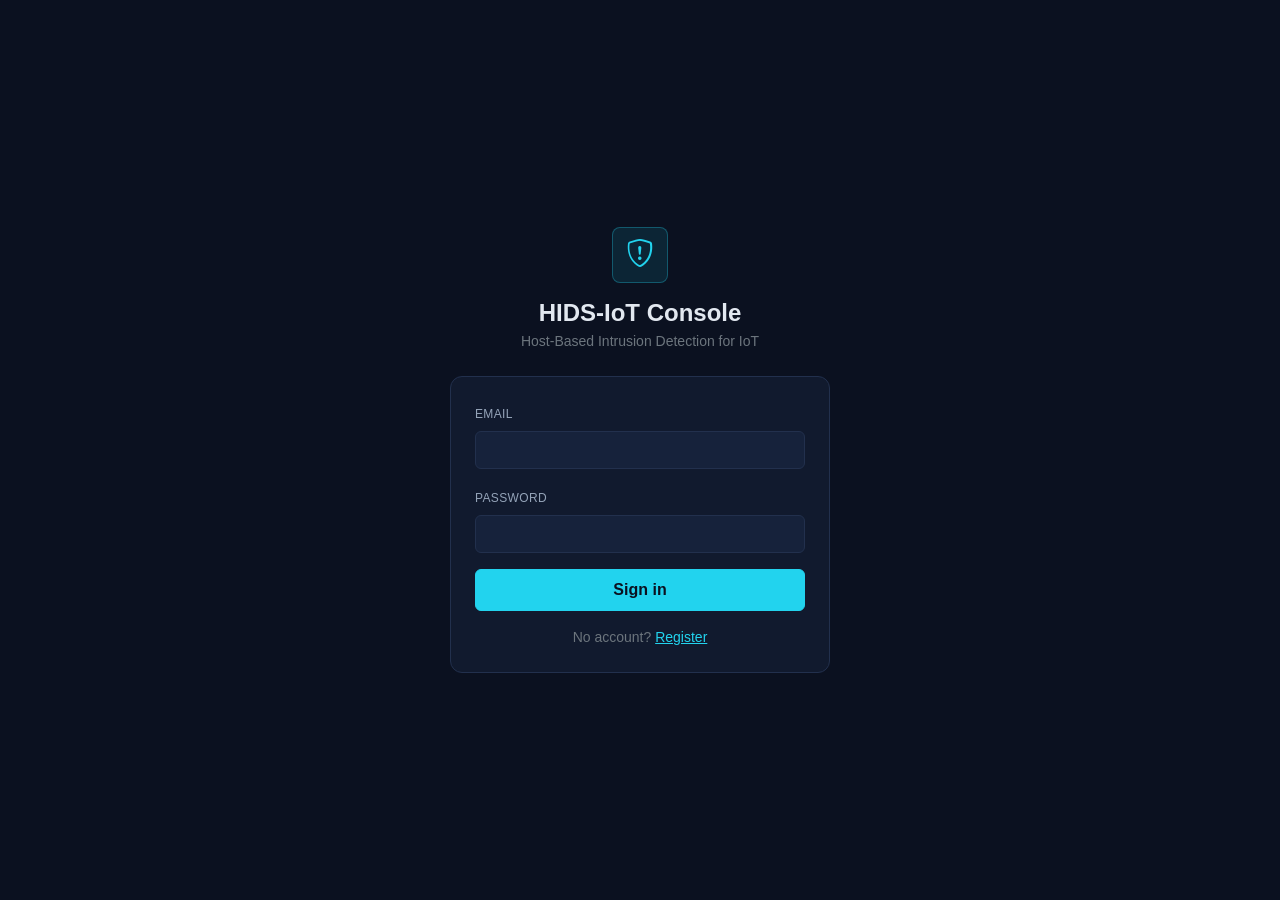
<file: frontend/index.html>
<!doctype html>
<html lang="en">
<head>
  <meta charset="UTF-8" />
  <title>HIDS-IoT</title>
  <script>
    location.href = localStorage.getItem('hids_token') ? 'dashboard.html' : 'login.html';
  </script>
</head>
<body></body>
</html>
</file>
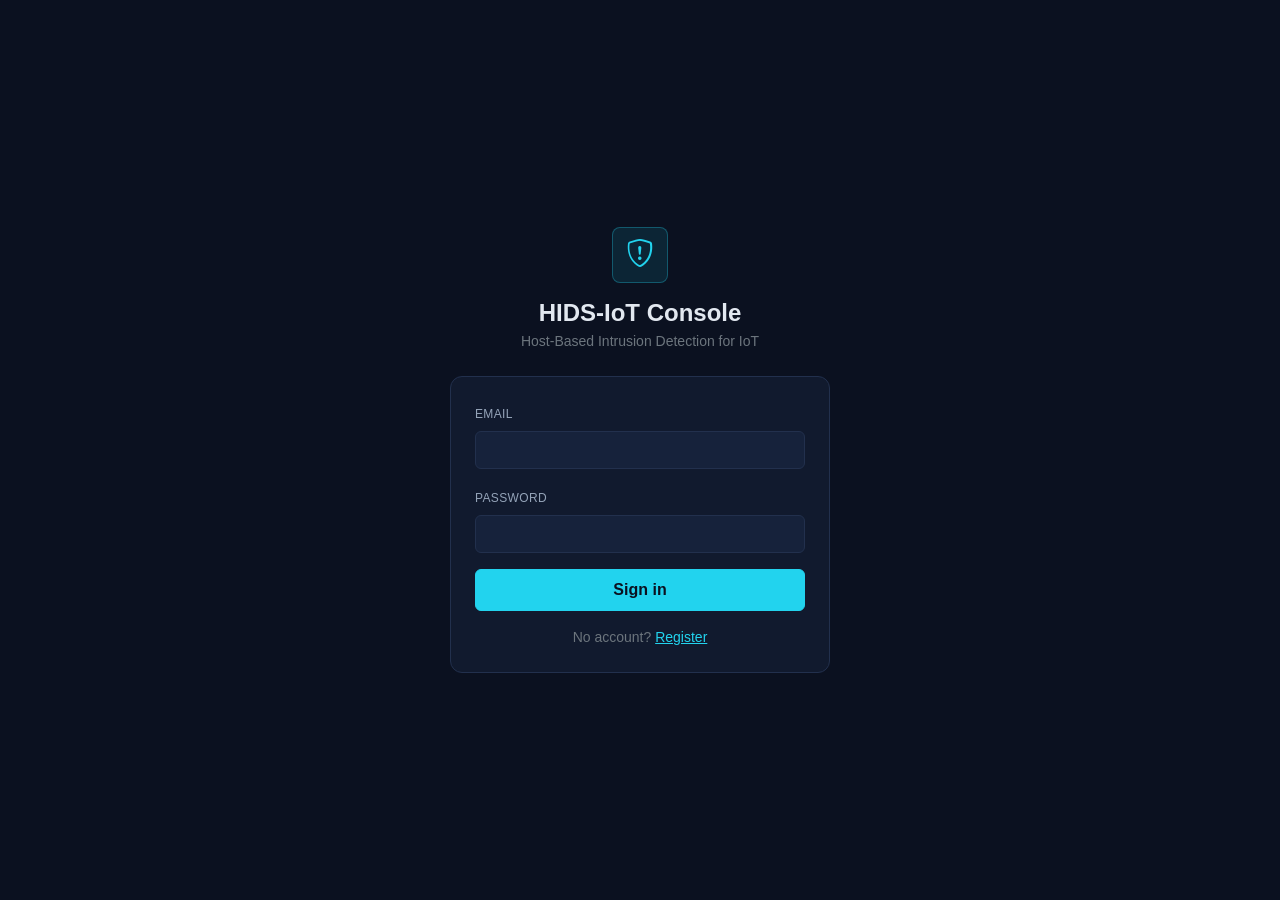
<file: frontend/history.html>
<!doctype html>
<html lang="en" data-bs-theme="dark">
<head>
  <meta charset="UTF-8" />
  <meta name="viewport" content="width=device-width, initial-scale=1.0" />
  <title>Prediction History — HIDS-IoT</title>
  <link href="https://cdn.jsdelivr.net/npm/bootstrap@5.3.3/dist/css/bootstrap.min.css" rel="stylesheet">
  <link href="https://cdn.jsdelivr.net/npm/bootstrap-icons@1.11.3/font/bootstrap-icons.min.css" rel="stylesheet">
  <link href="assets/css/style.css" rel="stylesheet">
  <script src="assets/js/auth-guard.js"></script>
</head>
<body>
  <div id="toast-container"></div>

  <script src="https://cdn.jsdelivr.net/npm/bootstrap@5.3.3/dist/js/bootstrap.bundle.min.js"></script>
  <script src="assets/js/api.js"></script>
  <script src="assets/js/toast.js"></script>
  <script src="assets/js/layout.js"></script>
  <script src="assets/js/history.js"></script>
</body>
</html>
</file>
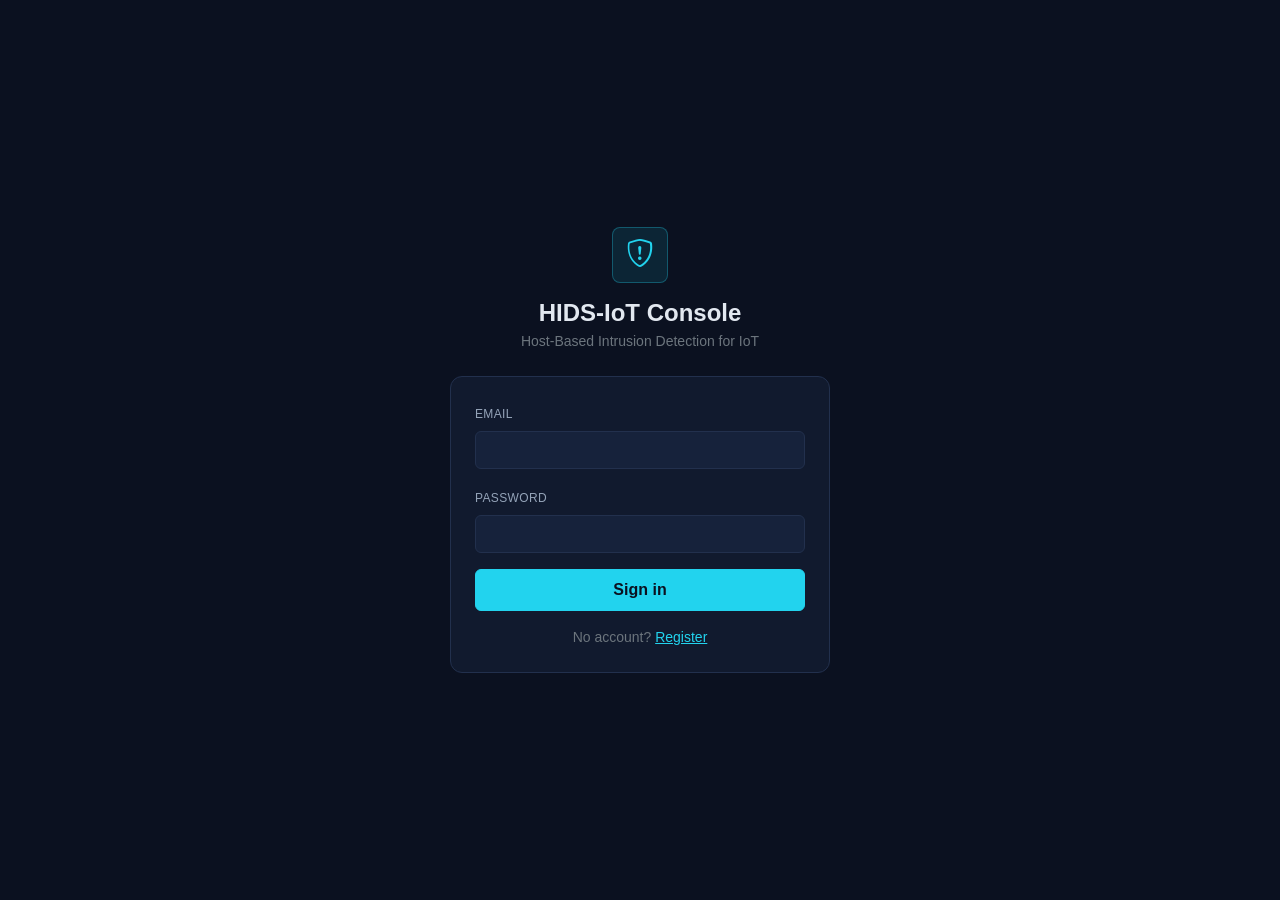
<file: frontend/login.html>
<!doctype html>
<html lang="en" data-bs-theme="dark">
<head>
  <meta charset="UTF-8" />
  <meta name="viewport" content="width=device-width, initial-scale=1.0" />
  <title>Sign in — HIDS-IoT</title>
  <link href="https://cdn.jsdelivr.net/npm/bootstrap@5.3.3/dist/css/bootstrap.min.css" rel="stylesheet">
  <link href="https://cdn.jsdelivr.net/npm/bootstrap-icons@1.11.3/font/bootstrap-icons.min.css" rel="stylesheet">
  <link href="assets/css/style.css" rel="stylesheet">
</head>
<body>
  <div class="auth-wrapper">
    <div class="auth-card">
      <div class="text-center mb-4">
        <div class="mx-auto mb-3 d-flex align-items-center justify-content-center rounded-3"
             style="width:56px;height:56px;background:rgba(34,211,238,0.1);border:1px solid rgba(34,211,238,0.3);">
          <i class="bi bi-shield-exclamation text-accent fs-3"></i>
        </div>
        <h1 class="h4 fw-bold mb-1">HIDS-IoT Console</h1>
        <p class="text-secondary small">Host-Based Intrusion Detection for IoT</p>
      </div>

      <div class="panel-card p-4">
        <div id="form-error" class="alert alert-danger py-2 small d-none"></div>
        <form id="login-form">
          <div class="mb-3">
            <label class="form-label">Email</label>
            <input type="email" id="email" class="form-control" required />
            <div class="invalid-feedback">Email is required</div>
          </div>
          <div class="mb-3">
            <label class="form-label">Password</label>
            <input type="password" id="password" class="form-control" required />
            <div class="invalid-feedback">Password is required</div>
          </div>
          <button type="submit" id="submit-btn" class="btn btn-accent w-100 py-2">Sign in</button>
          <p class="text-secondary small text-center mt-3 mb-0">
            No account? <a href="register.html" class="text-accent">Register</a>
          </p>
        </form>
      </div>
    </div>
  </div>

  <div id="toast-container"></div>

  <script src="https://cdn.jsdelivr.net/npm/bootstrap@5.3.3/dist/js/bootstrap.bundle.min.js"></script>
  <script src="assets/js/api.js"></script>
  <script src="assets/js/toast.js"></script>
  <script src="assets/js/login.js"></script>
</body>
</html>
</file>
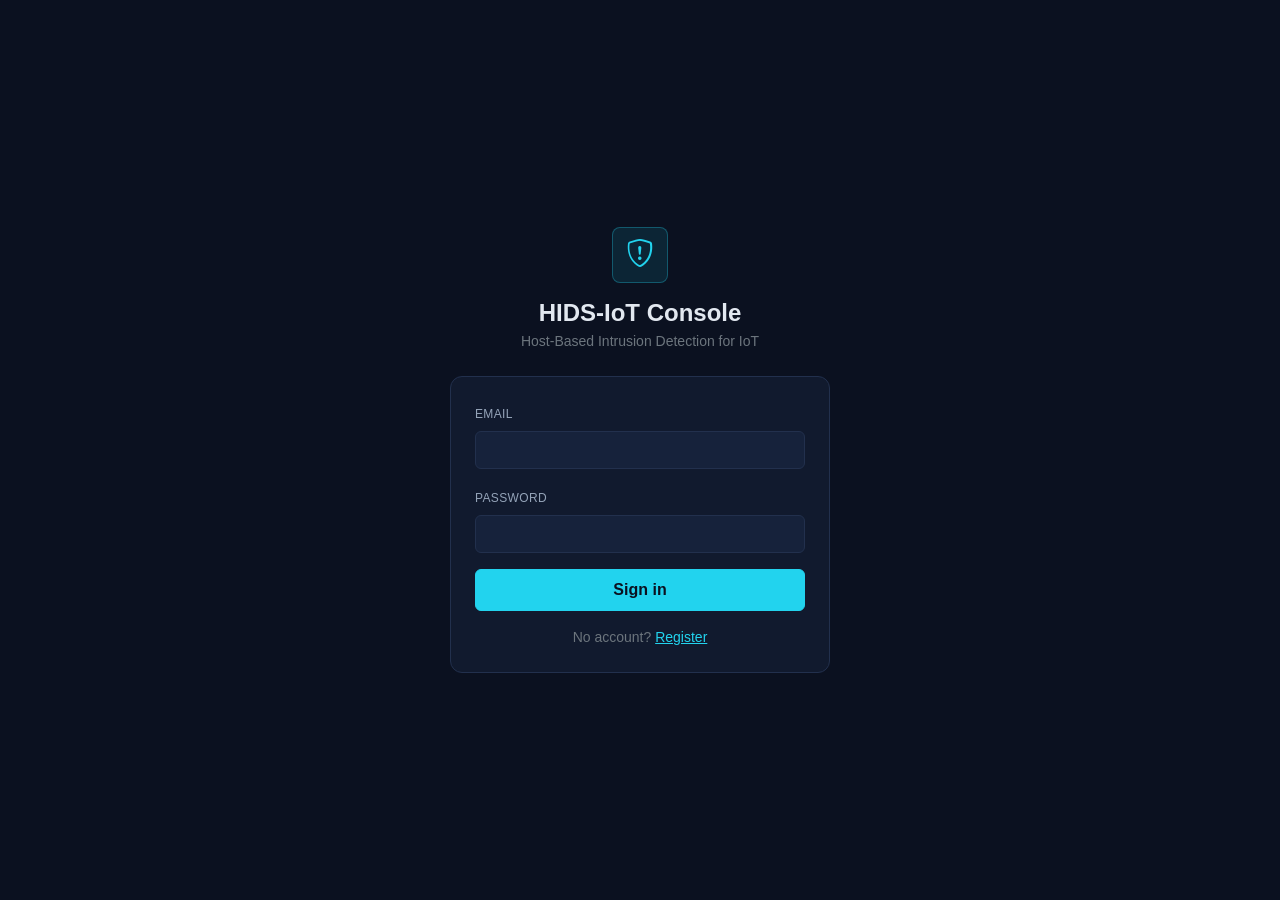
<file: frontend/logs.html>
<!doctype html>
<html lang="en" data-bs-theme="dark">
<head>
  <meta charset="UTF-8" />
  <meta name="viewport" content="width=device-width, initial-scale=1.0" />
  <title>Security Logs — HIDS-IoT</title>
  <link href="https://cdn.jsdelivr.net/npm/bootstrap@5.3.3/dist/css/bootstrap.min.css" rel="stylesheet">
  <link href="https://cdn.jsdelivr.net/npm/bootstrap-icons@1.11.3/font/bootstrap-icons.min.css" rel="stylesheet">
  <link href="assets/css/style.css" rel="stylesheet">
  <script src="assets/js/auth-guard.js"></script>
</head>
<body>
  <div id="toast-container"></div>

  <script src="https://cdn.jsdelivr.net/npm/bootstrap@5.3.3/dist/js/bootstrap.bundle.min.js"></script>
  <script src="assets/js/api.js"></script>
  <script src="assets/js/toast.js"></script>
  <script src="assets/js/layout.js"></script>
  <script src="assets/js/logs.js"></script>
</body>
</html>
</file>
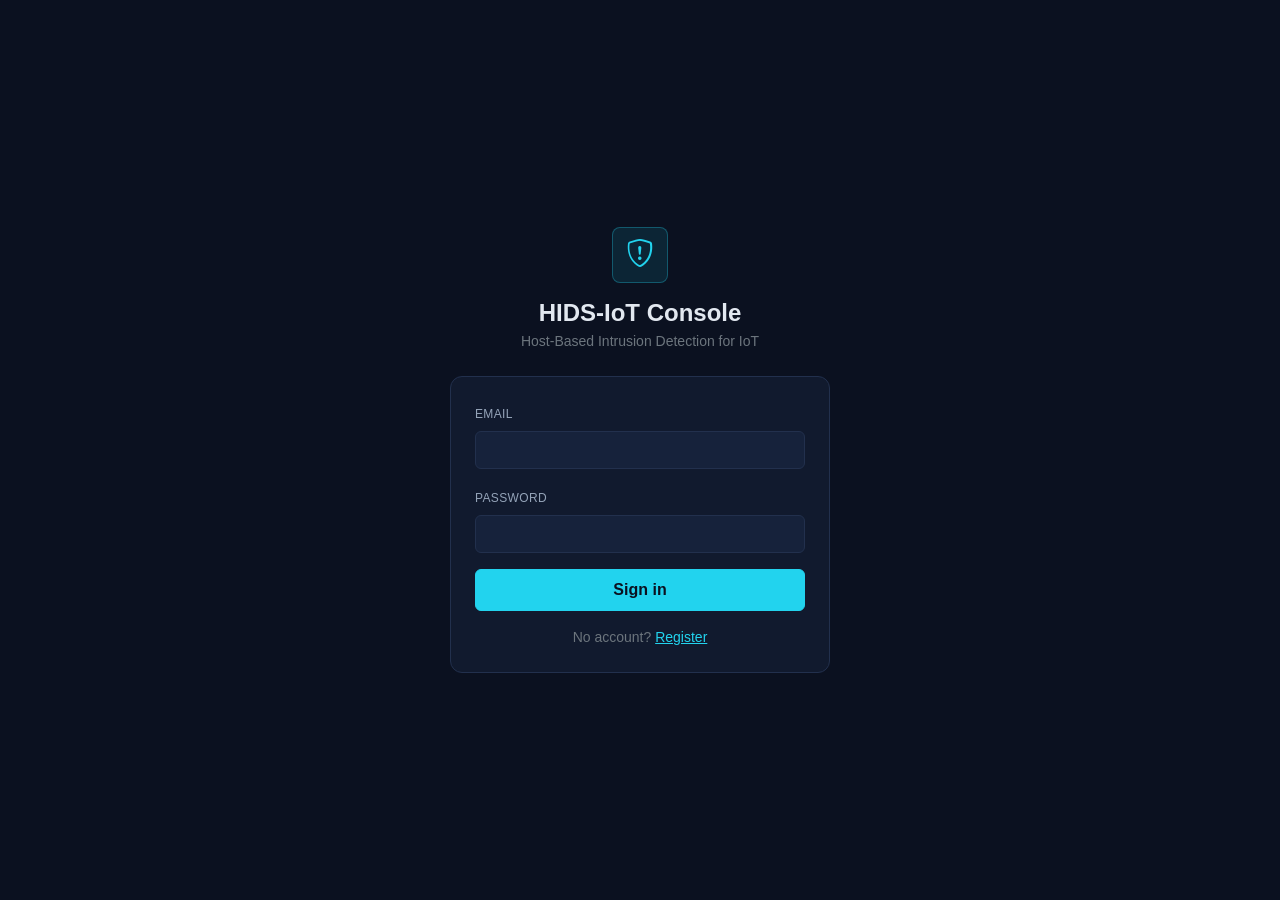
<file: frontend/predict.html>
<!doctype html>
<html lang="en" data-bs-theme="dark">
<head>
  <meta charset="UTF-8" />
  <meta name="viewport" content="width=device-width, initial-scale=1.0" />
  <title>Prediction — HIDS-IoT</title>
  <link href="https://cdn.jsdelivr.net/npm/bootstrap@5.3.3/dist/css/bootstrap.min.css" rel="stylesheet">
  <link href="https://cdn.jsdelivr.net/npm/bootstrap-icons@1.11.3/font/bootstrap-icons.min.css" rel="stylesheet">
  <link href="assets/css/style.css" rel="stylesheet">
  <script src="assets/js/auth-guard.js"></script>
</head>
<body>
  <div id="toast-container"></div>

  <script src="https://cdn.jsdelivr.net/npm/bootstrap@5.3.3/dist/js/bootstrap.bundle.min.js"></script>
  <script src="assets/js/api.js"></script>
  <script src="assets/js/toast.js"></script>
  <script src="assets/js/layout.js"></script>
  <script src="assets/js/predict.js"></script>
</body>
</html>
</file>
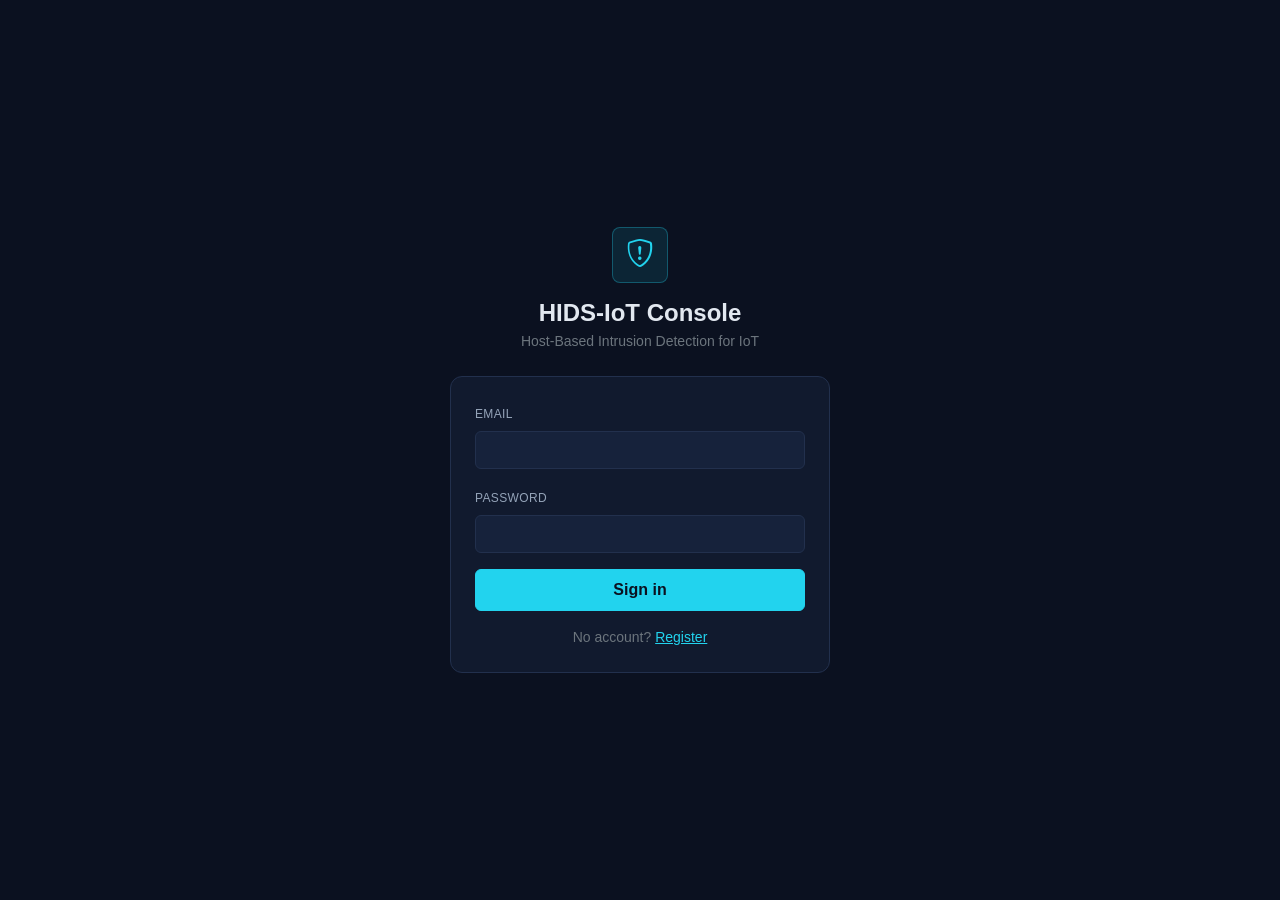
<file: frontend/profile.html>
<!doctype html>
<html lang="en" data-bs-theme="dark">
<head>
  <meta charset="UTF-8" />
  <meta name="viewport" content="width=device-width, initial-scale=1.0" />
  <title>Profile — HIDS-IoT</title>
  <link href="https://cdn.jsdelivr.net/npm/bootstrap@5.3.3/dist/css/bootstrap.min.css" rel="stylesheet">
  <link href="https://cdn.jsdelivr.net/npm/bootstrap-icons@1.11.3/font/bootstrap-icons.min.css" rel="stylesheet">
  <link href="assets/css/style.css" rel="stylesheet">
  <script src="assets/js/auth-guard.js"></script>
</head>
<body>
  <div id="toast-container"></div>

  <script src="https://cdn.jsdelivr.net/npm/bootstrap@5.3.3/dist/js/bootstrap.bundle.min.js"></script>
  <script src="assets/js/api.js"></script>
  <script src="assets/js/toast.js"></script>
  <script src="assets/js/layout.js"></script>
  <script src="assets/js/profile.js"></script>
</body>
</html>
</file>
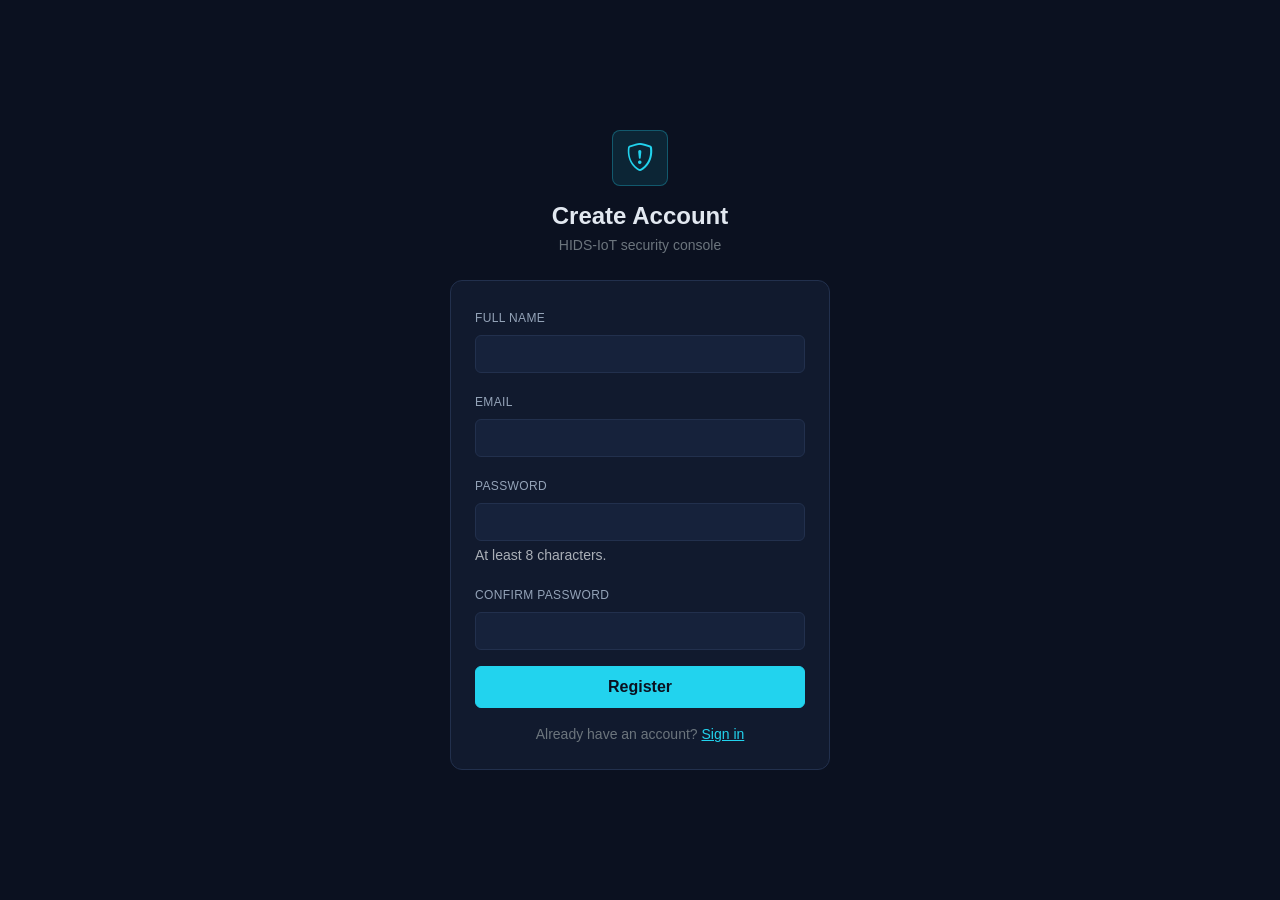
<file: frontend/register.html>
<!doctype html>
<html lang="en" data-bs-theme="dark">
<head>
  <meta charset="UTF-8" />
  <meta name="viewport" content="width=device-width, initial-scale=1.0" />
  <title>Register — HIDS-IoT</title>
  <link href="https://cdn.jsdelivr.net/npm/bootstrap@5.3.3/dist/css/bootstrap.min.css" rel="stylesheet">
  <link href="https://cdn.jsdelivr.net/npm/bootstrap-icons@1.11.3/font/bootstrap-icons.min.css" rel="stylesheet">
  <link href="assets/css/style.css" rel="stylesheet">
</head>
<body>
  <div class="auth-wrapper">
    <div class="auth-card">
      <div class="text-center mb-4">
        <div class="mx-auto mb-3 d-flex align-items-center justify-content-center rounded-3"
             style="width:56px;height:56px;background:rgba(34,211,238,0.1);border:1px solid rgba(34,211,238,0.3);">
          <i class="bi bi-shield-exclamation text-accent fs-3"></i>
        </div>
        <h1 class="h4 fw-bold mb-1">Create Account</h1>
        <p class="text-secondary small">HIDS-IoT security console</p>
      </div>

      <div class="panel-card p-4">
        <div id="form-error" class="alert alert-danger py-2 small d-none"></div>
        <form id="register-form" novalidate>
          <div class="mb-3">
            <label class="form-label">Full Name</label>
            <input type="text" id="name" class="form-control" required />
          </div>
          <div class="mb-3">
            <label class="form-label">Email</label>
            <input type="email" id="email" class="form-control" required />
          </div>
          <div class="mb-3">
            <label class="form-label">Password</label>
            <input type="password" id="password" class="form-control" minlength="8" required />
            <div class="form-text">At least 8 characters.</div>
          </div>
          <div class="mb-3">
            <label class="form-label">Confirm Password</label>
            <input type="password" id="confirm_password" class="form-control" required />
          </div>
          <button type="submit" id="submit-btn" class="btn btn-accent w-100 py-2">Register</button>
          <p class="text-secondary small text-center mt-3 mb-0">
            Already have an account? <a href="login.html" class="text-accent">Sign in</a>
          </p>
        </form>
      </div>
    </div>
  </div>

  <div id="toast-container"></div>

  <script src="https://cdn.jsdelivr.net/npm/bootstrap@5.3.3/dist/js/bootstrap.bundle.min.js"></script>
  <script src="assets/js/api.js"></script>
  <script src="assets/js/toast.js"></script>
  <script src="assets/js/register.js"></script>
</body>
</html>
</file>
<file: frontend/assets/css/style.css>
:root {
  --bg: #0b1120;
  --panel: #111a2e;
  --panel2: #16223b;
  --border: #22304d;
  --accent: #22d3ee;
  --danger: #f43f5e;
  --warn: #f59e0b;
  --safe: #22c55e;
}

body {
  background-color: var(--bg);
  color: #e2e8f0;
  font-family: 'Segoe UI', Roboto, -apple-system, BlinkMacSystemFont, sans-serif;
}

/* ---- Layout -------------------------------------------------------- */
.app-shell {
  display: flex;
  min-height: 100vh;
}

.sidebar {
  width: 250px;
  flex-shrink: 0;
  background: var(--panel);
  border-right: 1px solid var(--border);
  min-height: 100vh;
  display: flex;
  flex-direction: column;
}

.sidebar-brand {
  padding: 1.25rem 1.5rem;
  border-bottom: 1px solid var(--border);
  display: flex;
  align-items: center;
  gap: 0.5rem;
}

.sidebar-brand .icon-box {
  width: 36px;
  height: 36px;
  border-radius: 8px;
  background: rgba(34, 211, 238, 0.15);
  color: var(--accent);
  display: flex;
  align-items: center;
  justify-content: center;
}

.sidebar-nav {
  flex: 1;
  padding: 1rem 0.75rem;
}

.sidebar-nav .nav-link {
  color: #94a3b8;
  border-radius: 8px;
  padding: 0.65rem 0.75rem;
  margin-bottom: 0.25rem;
  font-size: 0.9rem;
  display: flex;
  align-items: center;
  gap: 0.6rem;
}

.sidebar-nav .nav-link:hover {
  background: var(--panel2);
  color: #e2e8f0;
}

.sidebar-nav .nav-link.active {
  background: rgba(34, 211, 238, 0.1);
  color: var(--accent);
  border: 1px solid rgba(34, 211, 238, 0.3);
}

.sidebar-footer {
  padding: 1rem 0.75rem;
  border-top: 1px solid var(--border);
}

.main-content {
  flex: 1;
  min-width: 0;
}

.topbar {
  position: sticky;
  top: 0;
  z-index: 10;
  background: rgba(11, 17, 32, 0.85);
  backdrop-filter: blur(6px);
  border-bottom: 1px solid var(--border);
  padding: 1.25rem 2rem;
}

.page-body {
  padding: 2rem;
}

/* ---- Cards / panels -------------------------------------------------- */
.panel-card {
  background: var(--panel);
  border: 1px solid var(--border);
  border-radius: 12px;
}

.stat-card .stat-label {
  font-size: 0.7rem;
  text-transform: uppercase;
  letter-spacing: 0.04em;
  color: #64748b;
}

.stat-card .stat-value {
  font-size: 1.9rem;
  font-weight: 700;
}

.text-accent { color: var(--accent) !important; }
.text-safe { color: var(--safe) !important; }
.text-danger-custom { color: var(--danger) !important; }
.text-warn { color: var(--warn) !important; }

.bg-panel2 { background: var(--panel2); }

/* ---- Badges ------------------------------------------------------------ */
.badge-status {
  font-size: 0.72rem;
  font-weight: 600;
  padding: 0.3em 0.6em;
  border-radius: 6px;
  border: 1px solid transparent;
}
.badge-Attack, .badge-Critical, .badge-ALERT, .badge-ERROR {
  background: rgba(244, 63, 94, 0.15);
  color: var(--danger);
  border-color: rgba(244, 63, 94, 0.3);
}
.badge-Normal, .badge-Low {
  background: rgba(34, 197, 94, 0.15);
  color: var(--safe);
  border-color: rgba(34, 197, 94, 0.3);
}
.badge-Medium, .badge-WARNING {
  background: rgba(245, 158, 11, 0.15);
  color: var(--warn);
  border-color: rgba(245, 158, 11, 0.3);
}
.badge-High {
  background: rgba(251, 146, 60, 0.15);
  color: #fb923c;
  border-color: rgba(251, 146, 60, 0.3);
}
.badge-INFO { color: #94a3b8; }

/* ---- Forms -------------------------------------------------------------- */
.form-control, .form-select {
  background: var(--panel2);
  border: 1px solid var(--border);
  color: #e2e8f0;
}
.form-control:focus, .form-select:focus {
  background: var(--panel2);
  color: #e2e8f0;
  border-color: var(--accent);
  box-shadow: 0 0 0 0.2rem rgba(34, 211, 238, 0.15);
}
.form-label {
  font-size: 0.75rem;
  text-transform: uppercase;
  letter-spacing: 0.03em;
  color: #94a3b8;
}

.btn-accent {
  background: var(--accent);
  border-color: var(--accent);
  color: #0b1120;
  font-weight: 600;
}
.btn-accent:hover {
  background: #67e8f9;
  border-color: #67e8f9;
  color: #0b1120;
}

/* ---- Auth pages ---------------------------------------------------------- */
.auth-wrapper {
  min-height: 100vh;
  display: flex;
  align-items: center;
  justify-content: center;
  padding: 1rem;
}
.auth-card {
  width: 100%;
  max-width: 380px;
}

/* ---- Table ---------------------------------------------------------------- */
.table-hids {
  color: #cbd5e1;
}
.table-hids thead th {
  color: #64748b;
  font-weight: 500;
  font-size: 0.75rem;
  text-transform: uppercase;
  border-bottom: 1px solid var(--border);
}
.table-hids td, .table-hids th {
  border-color: rgba(34, 48, 77, 0.5);
  vertical-align: middle;
}

/* ---- Toasts ------------------------------------------------------------------- */
#toast-container {
  position: fixed;
  top: 1rem;
  right: 1rem;
  z-index: 1080;
}

/* ---- Misc ---------------------------------------------------------------------- */
pre.input-json {
  background: var(--panel2);
  border-radius: 8px;
  padding: 0.75rem;
  font-size: 0.75rem;
  color: #94a3b8;
  white-space: pre-wrap;
}
::-webkit-scrollbar { width: 8px; height: 8px; }
::-webkit-scrollbar-thumb { background: var(--border); border-radius: 4px; }
</file>
